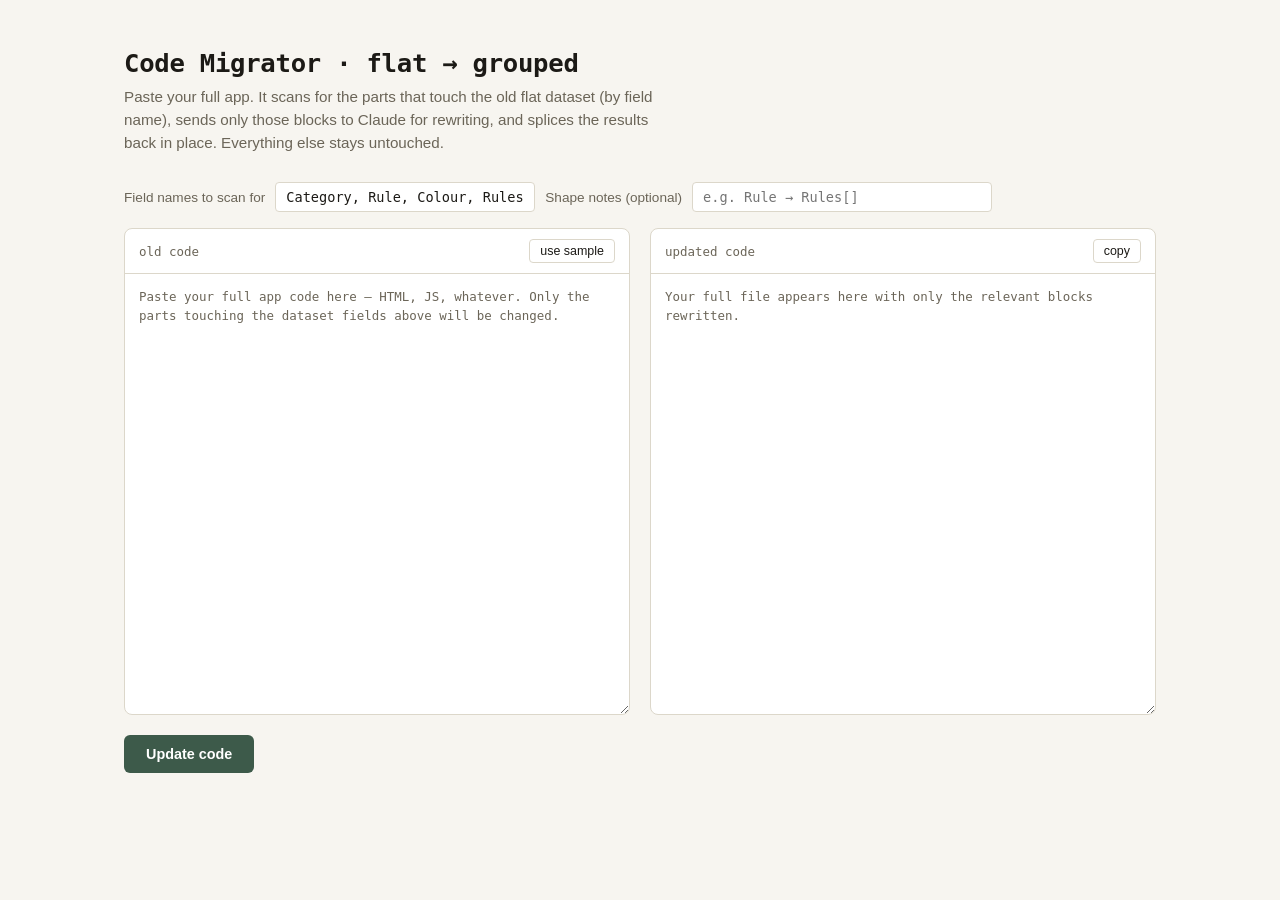
<file: Dataset Migration Wizard.html>
<!DOCTYPE html>
<html lang="en">
<head>
<meta charset="UTF-8">
<meta name="viewport" content="width=device-width, initial-scale=1, viewport-fit=cover">
<title>Code Migrator · dataset reshape</title>
<style>
  :root {
    --bg: #f7f5f0; --panel: #ffffff; --ink: #1c1a16; --ink-soft: #6b6558;
    --line: #dcd7ca; --accent: #3d5a4a; --accent-soft: #e7ede8; --error: #a13d2a;
    --mono: "IBM Plex Mono", "SFMono-Regular", Consolas, monospace;
    --sans: "IBM Plex Sans", -apple-system, BlinkMacSystemFont, "Segoe UI", sans-serif;
  }
  @media (prefers-color-scheme: dark) {
    :root:not([data-theme="light"]) {
      --bg: #17181a; --panel: #1f2022; --ink: #eae7df; --ink-soft: #8c887e;
      --line: #34342f; --accent: #7fae94; --accent-soft: #22302a;
    }
  }
  :root[data-theme="dark"] {
    --bg: #17181a; --panel: #1f2022; --ink: #eae7df; --ink-soft: #8c887e;
    --line: #34342f; --accent: #7fae94; --accent-soft: #22302a;
  }
  * { box-sizing: border-box; }
  html, body { height: 100%; }
  body {
    margin: 0; background: var(--bg); color: var(--ink); font-family: var(--sans);
    padding-top: env(safe-area-inset-top, 0px); padding-bottom: env(safe-area-inset-bottom, 0px);
  }
  .wrap { max-width: 1080px; margin: 0 auto; padding: 48px 24px 64px; }
  header { margin-bottom: 28px; }
  h1 { font-family: var(--mono); font-size: 1.6rem; font-weight: 600; letter-spacing: -0.01em; margin: 0 0 8px; }
  header p { color: var(--ink-soft); font-size: 0.95rem; max-width: 64ch; line-height: 1.5; margin: 0; }

  .field-row { display: flex; gap: 10px; align-items: center; margin: 16px 0; flex-wrap: wrap; }
  .field-row label { font-size: 0.85rem; color: var(--ink-soft); }
  .field-row input[type="text"] {
    font-family: var(--mono); font-size: 0.85rem; padding: 6px 10px;
    border: 1px solid var(--line); border-radius: 4px; background: var(--panel); color: var(--ink);
  }
  #fieldNames { width: 260px; }
  #shapeNotes { width: 300px; }

  .grid { display: grid; grid-template-columns: 1fr 1fr; gap: 20px; }
  @media (max-width: 780px) { .grid { grid-template-columns: 1fr; } }

  .panel {
    background: var(--panel); border: 1px solid var(--line); border-radius: 8px;
    overflow: hidden; display: flex; flex-direction: column;
  }
  .panel-head {
    display: flex; justify-content: space-between; align-items: center;
    padding: 10px 14px; border-bottom: 1px solid var(--line);
    font-family: var(--mono); font-size: 0.78rem; color: var(--ink-soft);
  }
  .panel-head button {
    font-family: var(--sans); font-size: 0.78rem; background: none;
    border: 1px solid var(--line); color: var(--ink); padding: 4px 10px; border-radius: 4px; cursor: pointer;
  }
  .panel-head button:hover { border-color: var(--accent); color: var(--accent); }

  textarea {
    flex: 1; min-height: 440px; resize: vertical; border: none; outline: none; padding: 14px;
    font-family: var(--mono); font-size: 0.78rem; line-height: 1.5; background: transparent; color: var(--ink);
    white-space: pre; overflow-wrap: normal; overflow-x: auto;
  }
  textarea::placeholder { color: var(--ink-soft); white-space: pre-wrap; }

  .actions { display: flex; gap: 12px; align-items: center; margin: 20px 0; flex-wrap: wrap; }
  button.primary {
    font-family: var(--sans); font-weight: 600; font-size: 0.9rem; background: var(--accent);
    color: var(--panel); border: none; padding: 11px 22px; border-radius: 6px; cursor: pointer;
  }
  button.primary:hover { opacity: 0.9; }
  button.primary:disabled { opacity: 0.5; cursor: default; }

  .status { font-size: 0.85rem; font-family: var(--mono); }
  .status.ok { color: var(--accent); }
  .status.err { color: var(--error); }

  .notes {
    margin-top: 18px; background: var(--accent-soft); border: 1px solid var(--line);
    border-radius: 8px; padding: 14px 18px; font-size: 0.86rem; line-height: 1.55; display: none;
  }
  .notes.show { display: block; }
  .notes h2 { font-size: 0.8rem; font-family: var(--mono); margin: 0 0 8px; color: var(--ink-soft); }
  .notes ul { margin: 0; padding-left: 18px; }
  .notes li { margin: 4px 0; }
  .notes li.skip { color: var(--error); }
  .notes li.info { color: var(--ink-soft); font-style: italic; }
</style>
</head>
<body>
<div class="wrap">
  <header>
    <h1>Code Migrator · flat → grouped</h1>
    <p>Paste your full app. It scans for the parts that touch the old flat dataset (by field name), sends only those blocks to Claude for rewriting, and splices the results back in place. Everything else stays untouched.</p>
  </header>

  <div class="field-row">
    <label for="fieldNames">Field names to scan for</label>
    <input type="text" id="fieldNames" value="Category, Rule, Colour, Rules">
    <label for="shapeNotes">Shape notes (optional)</label>
    <input type="text" id="shapeNotes" placeholder="e.g. Rule → Rules[]">
  </div>

  <div class="grid">
    <div class="panel">
      <div class="panel-head">
        <span>old code</span>
        <button id="pasteSample">use sample</button>
      </div>
      <textarea id="input" placeholder="Paste your full app code here — HTML, JS, whatever. Only the parts touching the dataset fields above will be changed."></textarea>
    </div>
    <div class="panel">
      <div class="panel-head">
        <span>updated code</span>
        <button id="copyOut">copy</button>
      </div>
      <textarea id="output" placeholder="Your full file appears here with only the relevant blocks rewritten." readonly></textarea>
    </div>
  </div>

  <div class="actions">
    <button class="primary" id="convert">Update code</button>
    <span class="status" id="status"></span>
  </div>

  <div class="notes" id="notes">
    <h2 id="notesTitle">what changed</h2>
    <ul id="notesList"></ul>
  </div>
</div>

<script>
  // ----- improved sample: still flat, but with subtle group-ready comments
  
  const $ = id => document.getElementById(id);
  const inputEl = $('input'), outputEl = $('output'), statusEl = $('status'),
        notesEl = $('notes'), notesTitle = $('notesTitle'), notesList = $('notesList'), convertBtn = $('convert');

  // UI sample
  $('pasteSample').addEventListener('click', () => { inputEl.value = sampleCode; });

  // ----- block extraction (sturdier + better handling of false positives)
  const CONTEXT_PAD = 5;       // lines around each match
  const MERGE_GAP = 10;        // merge ranges within 10 lines
  const MAX_BLOCKS = 40;       // safety

  function findCandidateBlocks(code, fieldNames) {
    const lines = code.split('\n');
    const rawTerms = fieldNames.map(f => f.trim()).filter(Boolean);
    if (rawTerms.length === 0) return [];

    // build regex that matches whole words, case-insensitive (so .category / .Category both match)
    const escaped = rawTerms.map(t => t.replace(/[.*+?^${}()|[\]\\]/g, '\\$&'));
    const fieldRe = new RegExp('\\b(' + escaped.join('|') + ')\\b', 'i');

    // broader "dataset-ish" patterns that often indicate flat data handling
    const genericRe = /(fetch\(|\.json\(\)|JSON\.parse\(|\.filter\(|\.find\(|\.forEach\(|\.map\(|\.reduce\(|\.findIndex\(|data\.|\.Category|\.Rule|\.Colour|\.Rules)/i;

    const matchedIdx = [];
    lines.forEach((line, i) => {
      // ignore empty/comment-only? we keep them, but skip pure whitespace
      if (!line.trim()) return;
      if (fieldRe.test(line) || genericRe.test(line)) {
        matchedIdx.push(i);
      }
    });

    if (matchedIdx.length === 0) return [];

    let ranges = matchedIdx.map(i => [
      Math.max(0, i - CONTEXT_PAD),
      Math.min(lines.length - 1, i + CONTEXT_PAD)
    ]);

    ranges.sort((a, b) => a[0] - b[0]);
    const merged = [ranges[0]];
    for (let i = 1; i < ranges.length; i++) {
      const last = merged[merged.length - 1];
      if (ranges[i][0] - last[1] <= MERGE_GAP) {
        last[1] = Math.max(last[1], ranges[i][1]);
      } else {
        merged.push(ranges[i]);
      }
    }

    return merged.slice(0, MAX_BLOCKS).map(([start, end], idx) => ({
      id: idx + 1,
      start, end,
      text: lines.slice(start, end + 1).join('\n')
    }));
  }

  // ----- main conversion (claude call with fallback / simulated response)
  $('convert').addEventListener('click', async () => {
    const code = inputEl.value;
    if (!code.trim()) { setStatus('Paste some code first.', true); return; }

    const fieldNames = $('fieldNames').value.split(',').map(s => s.trim()).filter(Boolean);
    if (fieldNames.length === 0) {
      setStatus('Please provide at least one field name to scan for.', true);
      return;
    }

    // Build candidate blocks
    const blocks = findCandidateBlocks(code, fieldNames);
    if (blocks.length === 0) {
      setStatus('No dataset-related code found for those field names. Try adjusting the field list.', true);
      return;
    }

    convertBtn.disabled = true;
    setStatus('Scanning ' + blocks.length + ' relevant block(s)…', false);
    outputEl.value = '';
    notesEl.classList.remove('show');

    const shapeNotes = $('shapeNotes').value.trim();
    const numbered = blocks.map(b =>
      '--- BLOCK ' + b.id + ' (lines ' + (b.start + 1) + '-' + (b.end + 1) + ') ---\n' + b.text
    ).join('\n\n');

    // Prompt (identical to original intent but with clearer instructions)
    const prompt = [
      'You migrate application code from an old flat JSON dataset shape to a new grouped shape.',
      '',
      'OLD SHAPE: an array of objects, each repeating its own category/colour, e.g.',
      '[{ "Category": "Challenge", "Rule": "...", "Colour": "Red" }, ...]',
      '',
      'NEW SHAPE: an array of category groups declared once, holding a list of items, e.g.',
      '[{ "Category": "Challenge", "Colour": "Red", "Rules": ["...", "..."] }, ...]',
      '',
      shapeNotes ? ('Extra field-mapping notes from the user: ' + shapeNotes) : '',
      '',
      'Below are numbered BLOCKS extracted from one larger source file (line numbers shown are 1-indexed, from the ORIGINAL file). Each block may or may not actually touch the dataset.',
      '',
      'For every block, decide whether it needs changes to work with the NEW grouped shape. If it does, rewrite ONLY that block, preserving its original indentation, surrounding syntax, and code style exactly, so it can be spliced back into the file in place of the original lines. If a block does not touch the dataset (false positive from the scan), leave it unchanged and mark needsChange false.',
      '',
      'Return ONLY a JSON object of this exact shape, nothing else:',
      '{"blocks":[{"id":<number>,"needsChange":<boolean>,"newCode":"<full replacement text for this block, or the original text if unchanged>","note":"<one short sentence, empty string if unchanged>"}]}',
      '',
      numbered
    ].filter(Boolean).join('\n');

    try {
      // ----- FIX: robust fallback if claude.use is not available
      let result = null;
      if (typeof claude !== 'undefined' && typeof claude.use === 'function') {
        try {
          const sampleFn = await claude.use('sample');
          if (sampleFn && typeof sampleFn.json === 'function') {
            result = await sampleFn.json(prompt, { modelTier: 'complex' });
          } else {
            throw new Error('claude.use("sample") did not return a callable json method');
          }
        } catch (claudeErr) {
          console.warn('Claude unavailable, using simulated migration:', claudeErr);
        }
      } else {
        console.warn('Claude API not detected — using simulated migration for demo.');
      }

      // ----- if no valid result, generate a sensible simulation
      if (!result || !result.blocks) {
        // Simulate a smart migration: for each block, detect if it uses flat fields
        // and return an updated version.
        const simulatedBlocks = blocks.map(block => {
          const txt = block.text;
          const usesFlat = /\b(Category|Rule|Colour|Rules)\b/i.test(txt) ||
                           /\.filter\(|\.find\(|\.forEach\(|\.map\(/i.test(txt);
          if (!usesFlat) {
            return { id: block.id, needsChange: false, newCode: block.text, note: '' };
          }

          // Very basic rewrite simulation: replace flat access with grouped access
          // This is just for demonstration when Claude is not present.
          let newTxt = txt
            // replace common flat patterns
            .replace(/c\.Category/g, 'g.Category')
            .replace(/c\.Rule/g, 'g.Rules[0]')   // simplistic, but illustrative
            .replace(/c\.Colour/g, 'g.Colour')
            .replace(/card\.Category/g, 'group.Category')
            .replace(/card\.Rule/g, 'group.Rules[0]')
            .replace(/card\.Colour/g, 'group.Colour')
            .replace(/\.Category\b/g, '.Category')
            .replace(/\.Rule\b/g, '.Rules[0]')
            .replace(/\.Colour\b/g, '.Colour');

          // if no change, still mark as changed but same text? better to mark false if no diff
          if (newTxt === txt) {
            return { id: block.id, needsChange: false, newCode: block.text, note: 'no change needed (simulated)' };
          }
          return {
            id: block.id,
            needsChange: true,
            newCode: newTxt,
            note: 'simulated rewrite (no Claude) — flat fields mapped to grouped shape'
          };
        });
        result = { blocks: simulatedBlocks };
      }

      const returned = result.blocks || [];
      const byId = {};
      returned.forEach(b => { byId[b.id] = b; });

      const lines = code.split('\n');
      const sorted = [...blocks].sort((a, b) => b.start - a.start); // bottom-up

      const applied = [];
      const skipped = [];
      const unchanged = [];

      sorted.forEach(block => {
        const r = byId[block.id];
        if (!r) {
          skipped.push('Block ' + block.id + ' (lines ' + (block.start+1) + '-' + (block.end+1) + '): no response, left as-is.');
          return;
        }
        if (!r.needsChange) {
          unchanged.push('Block ' + block.id + ': already compatible.');
          return;
        }
        const newLines = String(r.newCode).replace(/\n$/, '').split('\n');
        lines.splice(block.start, block.end - block.start + 1, ...newLines);
        applied.push('Block ' + block.id + ' (lines ' + (block.start+1) + '-' + (block.end+1) + '): ' + (r.note || 'updated.'));
      });

      outputEl.value = lines.join('\n');

      // notes UI
      notesList.innerHTML = '';
      applied.reverse().forEach(t => {
        const li = document.createElement('li');
        li.textContent = t;
        notesList.appendChild(li);
      });
      skipped.forEach(t => {
        const li = document.createElement('li');
        li.className = 'skip';
        li.textContent = t;
        notesList.appendChild(li);
      });
      if (applied.length === 0 && unchanged.length > 0) {
        const li = document.createElement('li');
        li.className = 'info';
        li.textContent = 'All scanned blocks already work with the grouped shape.';
        notesList.appendChild(li);
      }

      notesTitle.textContent = applied.length + ' block(s) updated, ' + unchanged.length + ' left as-is' + (skipped.length ? (', ' + skipped.length + ' skipped') : '');
      if (applied.length || skipped.length || unchanged.length) notesEl.classList.add('show');

      setStatus('Done — reviewed ' + blocks.length + ' block(s) out of ' + code.split('\n').length + ' total lines.', false);
    } catch (e) {
      console.error(e);
      const code = e && e.code;
      if (code === 'not_granted') setStatus('Permission to ask Claude was declined.', true);
      else if (code === 'rate_limited') setStatus('Rate limited — try again shortly.', true);
      else setStatus('Something went wrong: ' + (e && e.message ? e.message : 'unknown error'), true);
    } finally {
      convertBtn.disabled = false;
    }
  });

  $('copyOut').addEventListener('click', async () => {
    if (!outputEl.value) return;
    try {
      await navigator.clipboard.writeText(outputEl.value);
      const btn = $('copyOut');
      const original = btn.textContent;
      btn.textContent = 'copied';
      setTimeout(() => { btn.textContent = original; }, 1200);
    } catch (e) {
      outputEl.select();
      document.execCommand('copy');
    }
  });

  function setStatus(msg, isErr) {
    statusEl.textContent = msg;
    statusEl.className = 'status ' + (isErr ? 'err' : 'ok');
  }

  // expose for debugging
  window.findCandidateBlocks = findCandidateBlocks;
</script>
</body>
</html>
</file>
